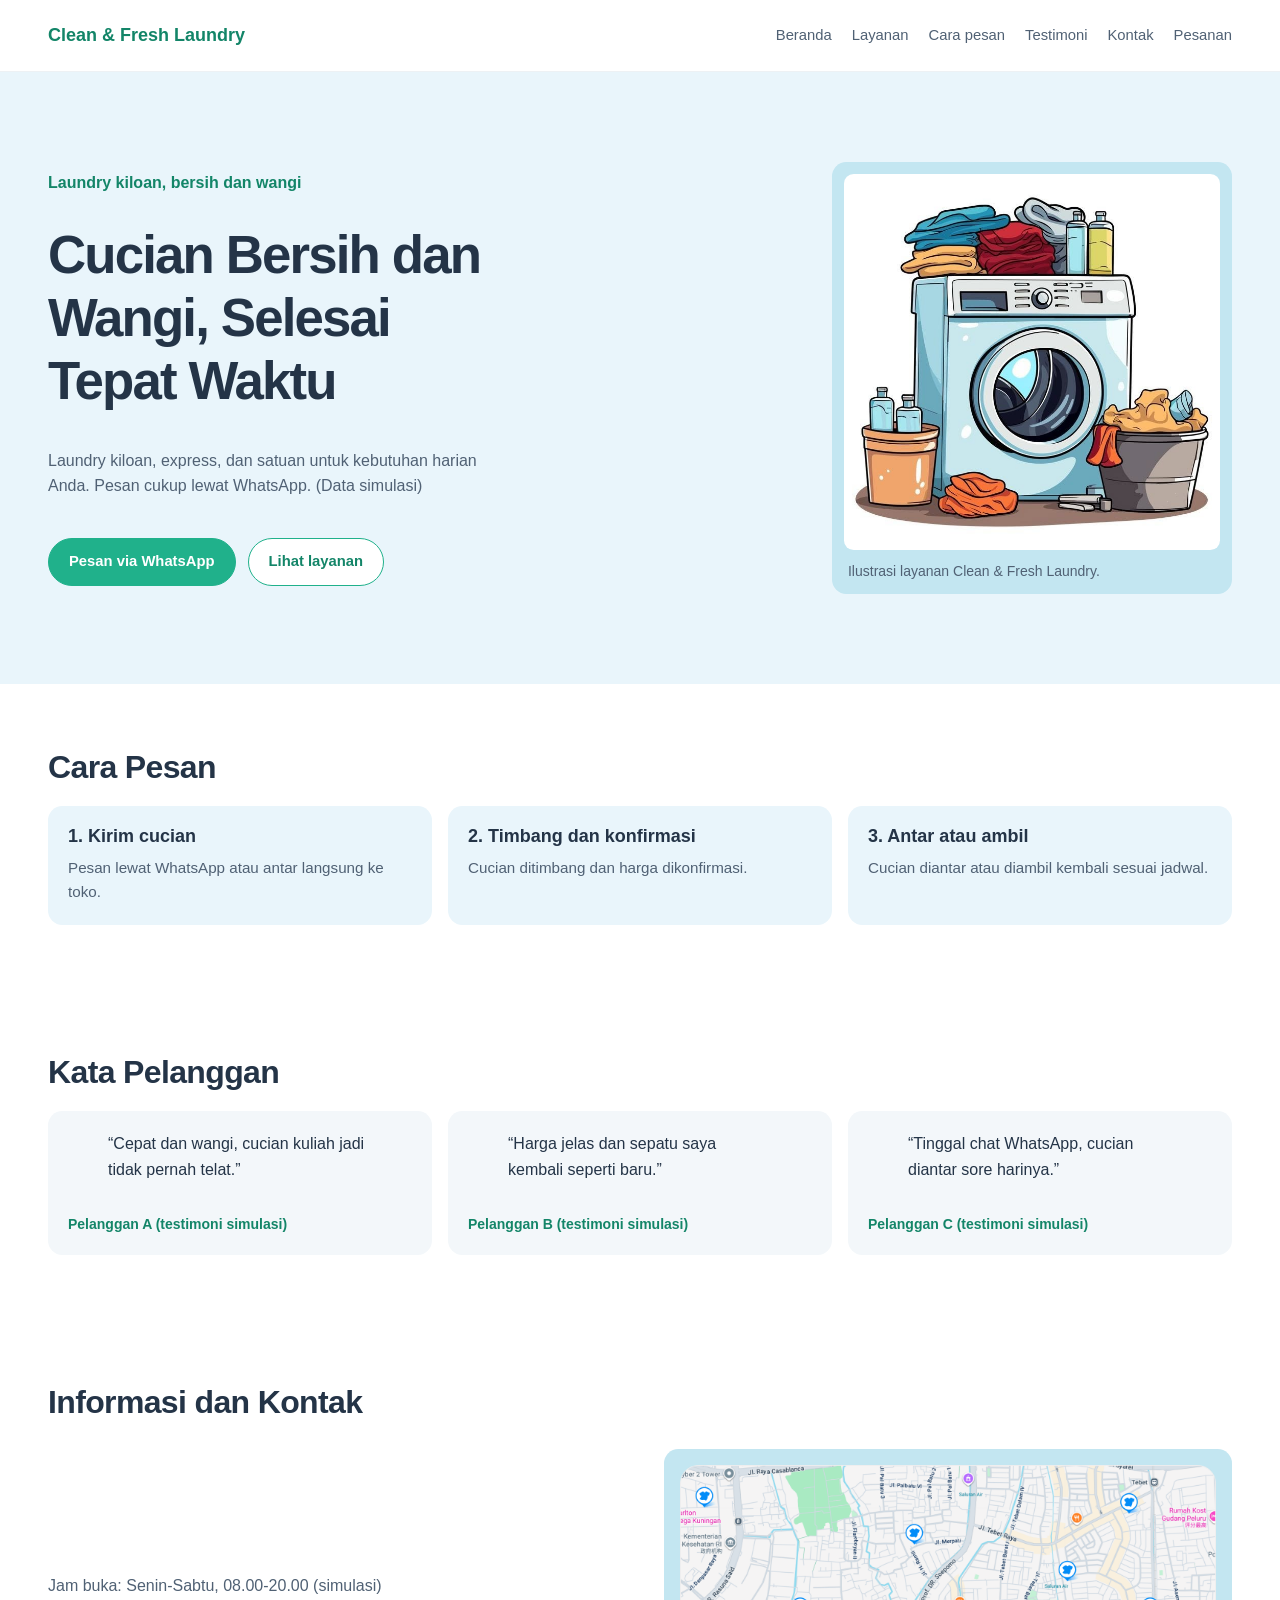
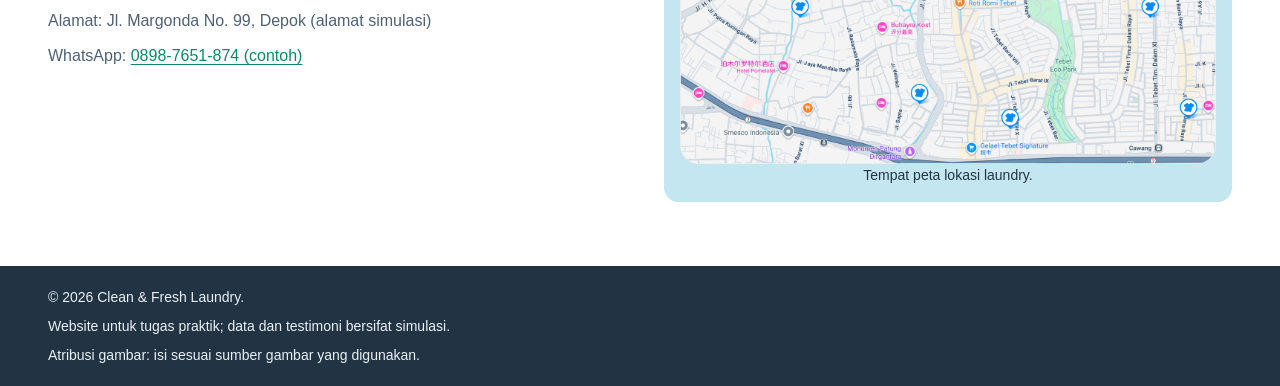
<file: index.html>
<!doctype html>
<html lang="id">
<head>
  <meta charset="utf-8">
  <meta name="viewport" content="width=device-width, initial-scale=1">
  <title>Clean &amp; Fresh Laundry | Beranda, Layanan, dan Pesanan</title>
  <meta name="description" content="Informasi layanan laundry, cara pemesanan,
    dan kontak Clean &amp; Fresh Laundry.">
  <link rel="icon" href="Assests/laundry-machine.png" type="image/png">
  <link rel="stylesheet" href="base.css">
  <link rel="stylesheet" href="components.css">
</head>
<body>
  <a class="skip-link" href="#konten">Lewati navigasi ke konten utama</a>

  <header>
    <a href="#beranda">Clean &amp; Fresh Laundry</a>
    <nav aria-label="Navigasi utama">
      <ul>
        <li><a href="index.html">Beranda</a></li>
        <li><a href="opsi.html">Layanan</a></li>
        <li><a href="#cara-pesan">Cara pesan</a></li>
        <li><a href="#testimoni">Testimoni</a></li>
        <li><a href="#kontak">Kontak</a></li>
        <li><a href="pesanan.html">Pesanan</a></li>
      </ul>
    </nav>
  </header>

  <main id="konten" tabindex="-1">
    <section id="beranda" aria-labelledby="judul-beranda">
      <p>Laundry kiloan, bersih dan wangi</p>
      <h1 id="judul-beranda">Cucian Bersih dan Wangi, Selesai Tepat Waktu</h1>
      <p>Laundry kiloan, express, dan satuan untuk kebutuhan harian Anda.
        Pesan cukup lewat WhatsApp. (Data simulasi)</p>
      <p>
        <a href="pesanan.html">Pesan via WhatsApp</a>
        <a href="opsi.html">Lihat layanan</a>
      </p>
      <figure>
        <img src="Assests/Fsan.jpg"
          alt="Ilustrasi mesin cuci, pakaian bersih, dan perlengkapan laundry"
          width="300" height="300">
        <figcaption>Ilustrasi layanan Clean &amp; Fresh Laundry.</figcaption>
      </figure>
    </section>

    <section id="cara-pesan" aria-labelledby="judul-cara-pesan">
      <h2 id="judul-cara-pesan">Cara Pesan</h2>
      <ol>
        <li>
          <h3>Kirim cucian</h3>
          <p>Pesan lewat WhatsApp atau antar langsung ke toko.</p>
        </li>
        <li>
          <h3>Timbang dan konfirmasi</h3>
          <p>Cucian ditimbang dan harga dikonfirmasi.</p>
        </li>
        <li>
          <h3>Antar atau ambil</h3>
          <p>Cucian diantar atau diambil kembali sesuai jadwal.</p>
        </li>
      </ol>
    </section>

    <section id="testimoni" aria-labelledby="judul-testimoni">
      <h2 id="judul-testimoni">Kata Pelanggan</h2>
      <figure>
        <blockquote>
          <p>“Cepat dan wangi, cucian kuliah jadi tidak pernah telat.”</p>
        </blockquote>
        <figcaption>Pelanggan A (testimoni simulasi)</figcaption>
      </figure>
      <figure>
        <blockquote>
          <p>“Harga jelas dan sepatu saya kembali seperti baru.”</p>
        </blockquote>
        <figcaption>Pelanggan B (testimoni simulasi)</figcaption>
      </figure>
      <figure>
        <blockquote>
          <p>“Tinggal chat WhatsApp, cucian diantar sore harinya.”</p>
        </blockquote>
        <figcaption>Pelanggan C (testimoni simulasi)</figcaption>
      </figure>
    </section>

    <section id="kontak" aria-labelledby="judul-kontak">
      <h2 id="judul-kontak">Informasi dan Kontak</h2>
      <address>
        <p>Jam buka: Senin-Sabtu, 08.00-20.00 (simulasi)</p>
        <p>Alamat: Jl. Margonda No. 99, Depok (alamat simulasi)</p>
        <p>WhatsApp: <a href="https://wa.me/628987651874">0898-7651-874 (contoh)</a></p>
      </address>
      <figure>
        <img src="Assests/map.png" alt="Peta lokasi laundry di sekitar kawasan Tebet" width="1444" height="804">
        <figcaption>Tempat peta lokasi laundry.</figcaption>
      </figure>
    </section>

  </main>

  <footer>
    <p>&copy; 2026 Clean &amp; Fresh Laundry.</p>
    <p>Website untuk tugas praktik; data dan testimoni bersifat simulasi.</p>
    <p>Atribusi gambar: isi sesuai sumber gambar yang digunakan.</p>
  </footer>
</body>
</html>
</file>
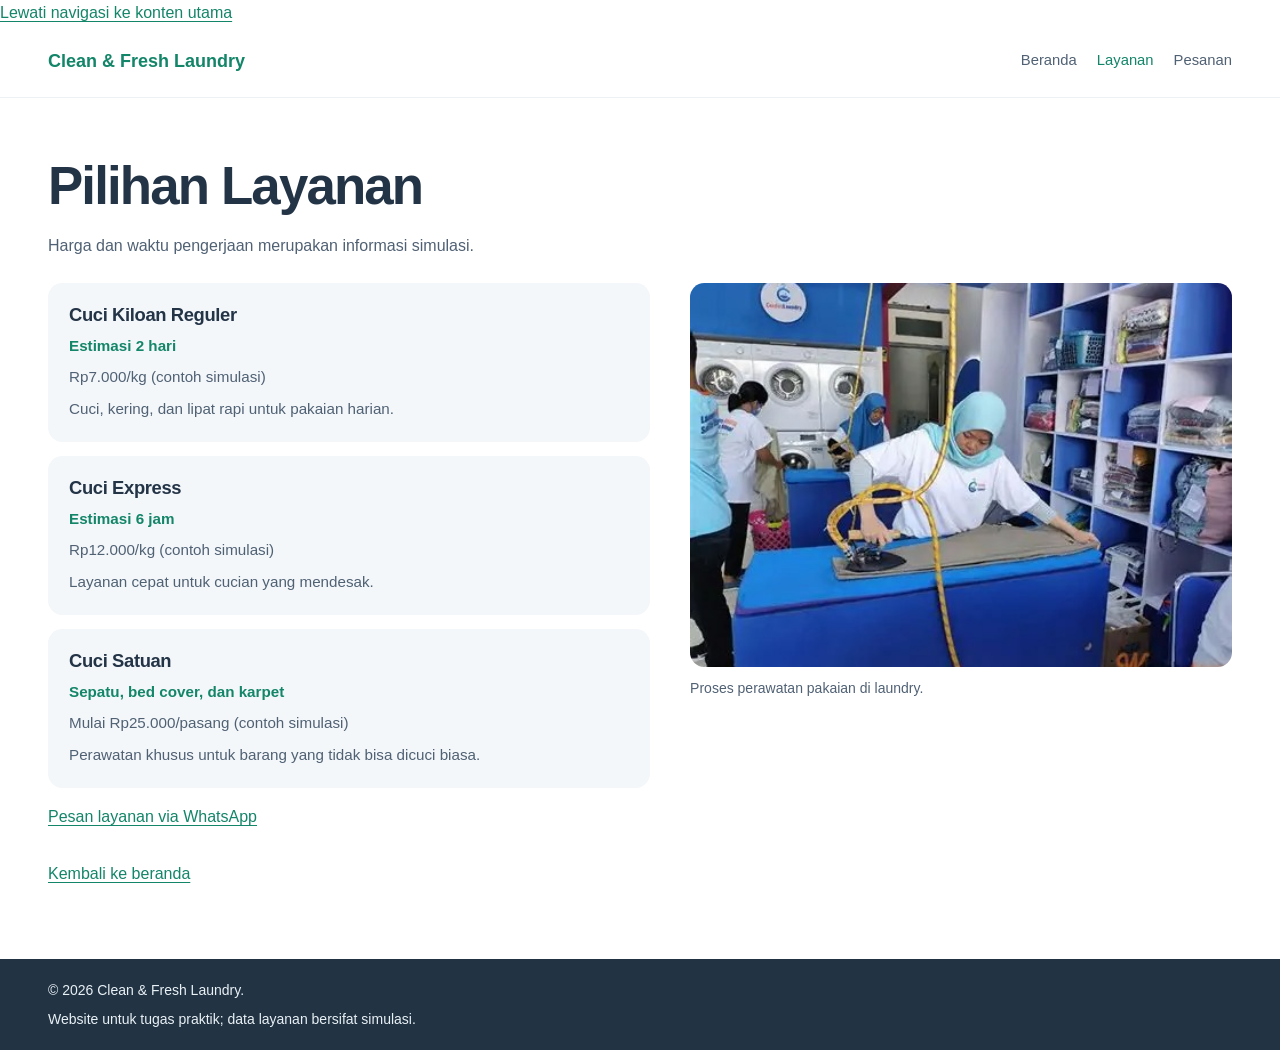
<file: opsi.html>
<!doctype html>
<html lang="id">
<head>
  <meta charset="utf-8">
  <meta name="viewport" content="width=device-width, initial-scale=1">
  <title>Clean &amp; Fresh Laundry | Pilihan Layanan</title>
  <meta name="description" content="Daftar layanan laundry dan informasi harga simulasi.">
  <link rel="icon" href="Assests/laundry-machine.png" type="image/png">
  <link rel="stylesheet" href="base.css">
  <link rel="stylesheet" href="components.css">
</head>
<body>
  <a href="#konten">Lewati navigasi ke konten utama</a>

  <header>
    <a href="index.html">Clean &amp; Fresh Laundry</a>
    <nav aria-label="Navigasi utama">
      <ul>
        <li><a href="index.html">Beranda</a></li>
        <li><a href="opsi.html" aria-current="page">Layanan</a></li>
        <li><a href="pesanan.html">Pesanan</a></li>
      </ul>
    </nav>
  </header>

  <main id="konten" tabindex="-1">
    <h1>Pilihan Layanan</h1>
    <p>Harga dan waktu pengerjaan merupakan informasi simulasi.</p>
    <figure>
      <img src="Assests/Netik.jpeg"
        alt="Petugas sedang menyetrika pakaian di ruang laundry"
        width="300" height="225">
      <figcaption>Proses perawatan pakaian di laundry.</figcaption>
    </figure>
    <ul>
      <li>
        <article>
          <h2>Cuci Kiloan Reguler</h2>
          <p>Estimasi 2 hari</p>
          <p>Rp7.000/kg (contoh simulasi)</p>
          <p>Cuci, kering, dan lipat rapi untuk pakaian harian.</p>
        </article>
      </li>
      <li>
        <article>
          <h2>Cuci Express</h2>
          <p>Estimasi 6 jam</p>
          <p>Rp12.000/kg (contoh simulasi)</p>
          <p>Layanan cepat untuk cucian yang mendesak.</p>
        </article>
      </li>
      <li>
        <article>
          <h2>Cuci Satuan</h2>
          <p>Sepatu, bed cover, dan karpet</p>
          <p>Mulai Rp25.000/pasang (contoh simulasi)</p>
          <p>Perawatan khusus untuk barang yang tidak bisa dicuci biasa.</p>
        </article>
      </li>
    </ul>
    <p><a href="pesanan.html">Pesan layanan via WhatsApp</a></p>
    <p><a href="index.html">Kembali ke beranda</a></p>
  </main>

  <footer>
    <p>&copy; 2026 Clean &amp; Fresh Laundry.</p>
    <p>Website untuk tugas praktik; data layanan bersifat simulasi.</p>
  </footer>
</body>
</html>
</file>
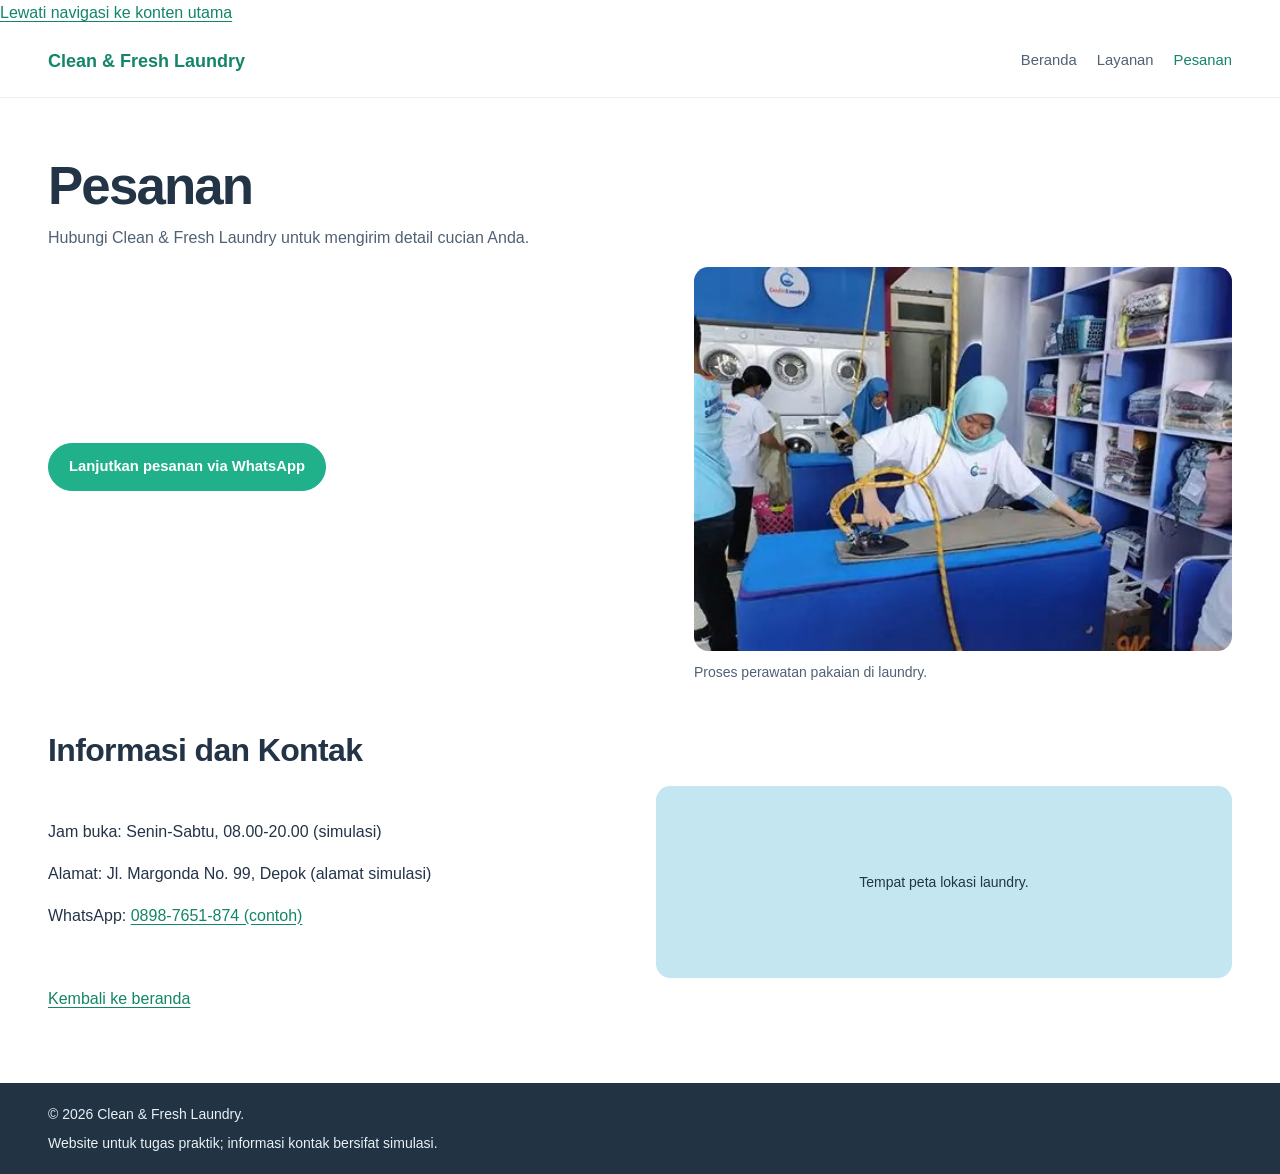
<file: pesanan.html>
<!doctype html>
<html lang="id">
<head>
  <meta charset="utf-8">
  <meta name="viewport" content="width=device-width, initial-scale=1">
  <title>Clean &amp; Fresh Laundry | Pesanan</title>
  <meta name="description" content="Informasi pemesanan Clean &amp; Fresh Laundry melalui WhatsApp.">
  <link rel="icon" href="Assests/laundry-machine.png" type="image/png">
  <link rel="stylesheet" href="base.css">
  <link rel="stylesheet" href="components.css">
</head>
<body>
  <a href="#konten">Lewati navigasi ke konten utama</a>

  <header>
    <a href="index.html">Clean &amp; Fresh Laundry</a>
    <nav aria-label="Navigasi utama">
      <ul>
        <li><a href="index.html">Beranda</a></li>
        <li><a href="opsi.html">Layanan</a></li>
        <li><a href="pesanan.html" aria-current="page">Pesanan</a></li>
      </ul>
    </nav>
  </header>

  <main id="konten" tabindex="-1">
    <h1>Pesanan</h1>
    <p>Hubungi Clean &amp; Fresh Laundry untuk mengirim detail cucian Anda.</p>
    <p><a href="https://wa.me/628987651874">Lanjutkan pesanan via WhatsApp</a></p>
    <figure>
      <img src="Assests/Netik.jpeg"
        alt="Petugas sedang menyetrika pakaian di ruang laundry"
        width="300" height="225">
      <figcaption>Proses perawatan pakaian di laundry.</figcaption>
    </figure>

    <section aria-labelledby="judul-kontak">
      <h2 id="judul-kontak">Informasi dan Kontak</h2>
      <address>
        <p>Jam buka: Senin-Sabtu, 08.00-20.00 (simulasi)</p>
        <p>Alamat: Jl. Margonda No. 99, Depok (alamat simulasi)</p>
        <p>WhatsApp: <a href="https://wa.me/628987651874">0898-7651-874 (contoh)</a></p>
      </address>
      <figure>
        <figcaption>Tempat peta lokasi laundry.</figcaption>
      </figure>
    </section>

    <p><a href="index.html">Kembali ke beranda</a></p>
  </main>

  <footer>
    <p>&copy; 2026 Clean &amp; Fresh Laundry.</p>
    <p>Website untuk tugas praktik; informasi kontak bersifat simulasi.</p>
  </footer>
</body>
</html>
</file>
<file: base.css>
:root {
  color-scheme: light;
  --color-text: #243447;
  --color-muted: #506174;
  --color-background: #ffffff;
  --color-brand: #20b18b;
  --color-brand-dark: #138568;
  --color-soft: #e9f5fb;
  --color-card: #f3f7fa;
  --color-border: #c8dce5;
  --color-focus: #0878d1;
  --radius: 0.9rem;
  --content-width: 74rem;
}

* {
  box-sizing: border-box;
}

html {
  scroll-behavior: smooth;
}

body {
  min-width: 320px;
  margin: 0;
  color: var(--color-text);
  background: var(--color-background);
  font-family: Arial, Helvetica, sans-serif;
  line-height: 1.6;
  overflow-wrap: break-word;
}

h1,
h2,
h3,
p,
figure,
blockquote {
  margin-top: 0;
}

h1,
h2,
h3 {
  line-height: 1.2;
}

h1 {
  margin-bottom: 1rem;
  font-size: clamp(2rem, 5vw, 3.3rem);
  letter-spacing: -0.035em;
}

h2 {
  margin-bottom: 1.25rem;
  font-size: clamp(1.5rem, 3vw, 2rem);
  letter-spacing: -0.02em;
}

h3 {
  margin-bottom: 0.5rem;
  font-size: 1.125rem;
}

p {
  margin-bottom: 1rem;
}

img {
  display: block;
  max-width: 100%;
  height: auto;
}

a {
  color: var(--color-brand-dark);
  text-underline-offset: 0.2em;
}

a:focus-visible {
  outline: 3px solid var(--color-focus);
  outline-offset: 4px;
}

address {
  font-style: normal;
}

main,
section[id] {
  scroll-margin-top: 1rem;
}

figure {
  margin-inline: 0;
}

figcaption {
  margin-top: 0.65rem;
  color: var(--color-muted);
  font-size: 0.875rem;
}

.container {
  width: min(100% - 2rem, var(--content-width));
  margin-inline: auto;
}

.section {
  padding-block: clamp(2.5rem, 6vw, 4.5rem);
}

.skip-link {
  position: absolute;
  top: 0.5rem;
  left: 0.5rem;
  z-index: 10;
  padding: 0.75rem 1rem;
  color: #ffffff;
  background: var(--color-text);
  border-radius: 0.4rem;
  transform: translateY(-200%);
}

.skip-link:focus {
  transform: translateY(0);
}

@media (prefers-reduced-motion: reduce) {
  html {
    scroll-behavior: auto;
  }
}
</file>
<file: components.css>
header {
  position: relative;
  z-index: 1;
  display: flex;
  flex-wrap: wrap;
  align-items: center;
  justify-content: space-between;
  gap: 0.5rem 1.5rem;
  min-height: 4.5rem;
  padding: 0.75rem max(1.25rem, calc((100% - var(--content-width)) / 2));
  background: var(--color-background);
  border-bottom: 1px solid #edf1f4;
}

header > a {
  color: var(--color-brand-dark);
  font-size: 1.125rem;
  font-weight: 700;
  text-decoration: none;
}

header nav ul {
  display: flex;
  flex-wrap: wrap;
  align-items: center;
  gap: 0.25rem 1.25rem;
  padding: 0;
  margin: 0;
  list-style: none;
}

header nav a {
  display: inline-flex;
  align-items: center;
  min-height: 44px;
  color: var(--color-muted);
  font-size: 0.925rem;
  text-decoration: none;
}

header nav a:hover,
header nav a[aria-current="page"] {
  color: var(--color-brand-dark);
}

main:has(> #beranda) {
  width: 100%;
}

#beranda {
  display: grid;
  grid-template-columns: minmax(0, 1.05fr) minmax(16rem, 0.95fr);
  align-items: center;
  gap: 0.15rem 3.5rem;
  padding: clamp(3rem, 7vw, 5.75rem) max(1.25rem, calc((100% - var(--content-width)) / 2));
  background: var(--color-soft);
}

#beranda > p:first-child {
  grid-column: 1;
  grid-row: 1;
  margin-bottom: 0.5rem;
  color: var(--color-brand-dark);
  font-weight: 700;
}

#beranda h1 {
  grid-column: 1;
  grid-row: 2;
  max-width: 15ch;
}

#beranda > p:nth-of-type(2) {
  grid-column: 1;
  grid-row: 3;
  max-width: 52ch;
  margin-bottom: 1.25rem;
  color: var(--color-muted);
}

#beranda > p:nth-of-type(3) {
  display: flex;
  flex-wrap: wrap;
  gap: 0.75rem;
  grid-column: 1;
  grid-row: 4;
  margin-bottom: 0;
}

#beranda > p:nth-of-type(3) a,
main > p > a[href^="https://wa.me"] {
  display: inline-flex;
  align-items: center;
  justify-content: center;
  min-height: 44px;
  padding: 0.7rem 1.25rem;
  color: #ffffff;
  background: var(--color-brand);
  border: 1px solid var(--color-brand);
  border-radius: 999px;
  font-size: 0.925rem;
  font-weight: 700;
  text-align: center;
  text-decoration: none;
  transition: background-color 160ms ease, border-color 160ms ease, transform 160ms ease;
}

#beranda > p:nth-of-type(3) a:hover,
main > p > a[href^="https://wa.me"]:hover {
  background: var(--color-brand-dark);
  border-color: var(--color-brand-dark);
  transform: translateY(-1px);
}

#beranda > p:nth-of-type(3) a + a {
  color: var(--color-brand-dark);
  background: #ffffff;
}

#beranda > p:nth-of-type(3) a + a:hover {
  color: #ffffff;
  background: var(--color-brand-dark);
}

#beranda figure {
  grid-column: 2;
  grid-row: 1 / span 4;
  justify-self: end;
  width: min(100%, 25rem);
  padding: 0.75rem;
  margin: 0;
  background: #c3e6f1;
  border-radius: var(--radius);
}

#beranda figure img {
  width: 100%;
  aspect-ratio: 1;
  object-fit: cover;
  border-radius: calc(var(--radius) - 0.3rem);
}

#beranda figcaption {
  padding-inline: 0.25rem;
}

#cara-pesan,
#testimoni,
#kontak {
  padding: clamp(2.75rem, 5vw, 4rem) max(1.25rem, calc((100% - var(--content-width)) / 2));
}

#cara-pesan h2,
#testimoni h2,
#kontak h2 {
  grid-column: 1 / -1;
}

#cara-pesan ol {
  display: grid;
  grid-template-columns: repeat(3, minmax(0, 1fr));
  gap: 1rem;
  padding: 0;
  margin: 0;
  list-style: none;
  counter-reset: order-step;
}

#cara-pesan li {
  min-width: 0;
  padding: 1.25rem;
  background: var(--color-soft);
  border-radius: var(--radius);
  counter-increment: order-step;
}

#cara-pesan li h3::before {
  content: counter(order-step) ". ";
}

#cara-pesan li p {
  margin-bottom: 0;
  color: var(--color-muted);
  font-size: 0.95rem;
}

#testimoni {
  display: grid;
  grid-template-columns: repeat(3, minmax(0, 1fr));
  gap: 1rem;
}

#testimoni h2 {
  margin-bottom: 0.25rem;
}

#testimoni figure {
  display: flex;
  flex-direction: column;
  min-width: 0;
  min-height: 9rem;
  padding: 1.25rem;
  margin: 0;
  background: var(--color-card);
  border-radius: var(--radius);
}

#testimoni blockquote {
  margin-bottom: 1rem;
}

#testimoni blockquote p {
  margin-bottom: 0;
}

#testimoni figcaption {
  margin-top: auto;
  color: var(--color-brand-dark);
  font-size: 0.875rem;
  font-weight: 700;
}

#kontak {
  display: grid;
  grid-template-columns: repeat(2, minmax(0, 1fr));
  align-items: center;
  gap: 0.5rem 3rem;
  background: #ffffff;
}

#kontak address {
  grid-column: 1;
}

#kontak address p {
  margin-bottom: 0.6rem;
  color: var(--color-muted);
}

#kontak figure {
  display: grid;
  grid-column: 2;
  grid-row: 2;
  place-items: center;
  min-height: 12rem;
  padding: 1rem;
  margin: 0;
  background: #c3e6f1;
  border-radius: var(--radius);
  text-align: center;
}

#kontak figcaption {
  margin: 0;
  color: var(--color-text);
}

main:not(:has(> #beranda)) {
  width: min(100% - 2rem, var(--content-width));
  margin-inline: auto;
  padding-block: clamp(2rem, 5vw, 3.5rem);
}

main:has(> ul) {
  display: grid;
  grid-template-columns: minmax(0, 1fr) minmax(16rem, 0.9fr);
  align-items: start;
  gap: 1rem 2.5rem;
}

main:has(> ul) > h1,
main:has(> ul) > h1 + p,
main:has(> ul) > p:has(a),
main:has(> ul) > p:last-child {
  grid-column: 1 / -1;
}

main:has(> ul) > h1 {
  margin-bottom: 0;
}

main:has(> ul) > h1 + p {
  margin-bottom: 0.5rem;
  color: var(--color-muted);
}

main:has(> ul) > figure {
  grid-column: 2;
  grid-row: 3;
  margin: 0;
}

main:has(> ul) > figure img,
main:has(> figure img) > figure img {
  width: 100%;
  max-height: 24rem;
  object-fit: cover;
  border-radius: var(--radius);
}

main > ul {
  display: grid;
  gap: 0.85rem;
  grid-column: 1;
  grid-row: 3;
  padding: 0;
  margin: 0;
  list-style: none;
}

main > ul li {
  min-width: 0;
}

main > ul article {
  height: 100%;
  padding: 1.25rem;
  background: var(--color-card);
  border: 1px solid transparent;
  border-radius: var(--radius);
}

main > ul article h2 {
  margin-bottom: 0.5rem;
  font-size: 1.15rem;
}

main > ul article p {
  margin-bottom: 0.45rem;
  color: var(--color-muted);
  font-size: 0.95rem;
}

main > ul article p:last-child {
  margin-bottom: 0;
}

main > ul article p:nth-of-type(1) {
  color: var(--color-brand-dark);
  font-weight: 700;
}

main:has(> p > a[href^="https://wa.me"]) {
  display: grid;
  grid-template-columns: minmax(0, 1fr) minmax(16rem, 0.9fr);
  align-items: center;
  gap: 0.5rem 3rem;
}

main:has(> p > a[href^="https://wa.me"]) > h1,
main:has(> p > a[href^="https://wa.me"]) > p:nth-of-type(1),
main:has(> p > a[href^="https://wa.me"]) > section,
main:has(> p > a[href^="https://wa.me"]) > p:last-child {
  grid-column: 1 / -1;
}

main:has(> p > a[href^="https://wa.me"]) > h1 {
  margin-bottom: 0;
}

main:has(> p > a[href^="https://wa.me"]) > p:nth-of-type(1) {
  margin-bottom: 0.5rem;
  color: var(--color-muted);
}

main:has(> p > a[href^="https://wa.me"]) > p:nth-of-type(2) {
  grid-column: 1;
  grid-row: 3;
}

main:has(> p > a[href^="https://wa.me"]) > figure {
  grid-column: 2;
  grid-row: 3;
  margin: 0;
}

main:has(> p > a[href^="https://wa.me"]) > section {
  display: grid;
  grid-template-columns: repeat(2, minmax(0, 1fr));
  align-items: center;
  gap: 1rem 2rem;
  padding: 2.5rem 0 0;
}

main:has(> p > a[href^="https://wa.me"]) > section h2 {
  grid-column: 1 / -1;
  margin-bottom: 0;
}

main:has(> p > a[href^="https://wa.me"]) > section address {
  grid-column: 1;
}

main:has(> p > a[href^="https://wa.me"]) > section figure {
  display: grid;
  grid-column: 2;
  grid-row: 2;
  place-items: center;
  min-height: 12rem;
  padding: 1rem;
  margin: 0;
  background: #c3e6f1;
  border-radius: var(--radius);
  text-align: center;
}

main:has(> p > a[href^="https://wa.me"]) > section figure figcaption {
  margin: 0;
  color: var(--color-text);
}

footer {
  padding: 1.25rem max(1.25rem, calc((100% - var(--content-width)) / 2));
  color: #e9f1f5;
  background: #223344;
  font-size: 0.875rem;
}

footer p {
  margin-bottom: 0.4rem;
}

footer p:last-child {
  margin-bottom: 0;
}

.site-header {
  border-bottom: 1px solid var(--color-border);
}

.site-header__inner {
  display: flex;
  flex-wrap: wrap;
  align-items: center;
  justify-content: space-between;
  gap: 1rem;
  padding-block: 1rem;
}

.brand {
  color: var(--color-brand-dark);
  font-size: 1.15rem;
  font-weight: 700;
  text-decoration: none;
}

.nav-list {
  display: flex;
  flex-wrap: wrap;
  gap: 0.25rem 1rem;
  padding: 0;
  margin: 0;
  list-style: none;
}

.nav-list a {
  display: inline-flex;
  align-items: center;
  min-height: 44px;
  padding-inline: 0.25rem;
}

.hero {
  background: var(--color-soft);
}

.hero__grid {
  display: grid;
  gap: 2rem;
  align-items: center;
}

.hero__grid > * {
  min-width: 0;
}

.eyebrow {
  color: var(--color-brand-dark);
  font-weight: 700;
}

.hero__image {
  width: 100%;
  border-radius: var(--radius);
}

.button {
  display: inline-flex;
  align-items: center;
  justify-content: center;
  min-height: 44px;
  padding: 0.75rem 1rem;
  color: #ffffff;
  background: var(--color-brand);
  border-radius: 999px;
  font-weight: 700;
  text-decoration: none;
}

.button:hover {
  background: var(--color-brand-dark);
}

.product-grid {
  display: grid;
  gap: 1rem;
  margin-top: 1.5rem;
}

.product-card {
  padding: 1.5rem;
  background: var(--color-card);
  border: 1px solid var(--color-border);
  border-radius: var(--radius);
}

.product-card h3 {
  margin-top: 0;
}

.product-card__price {
  color: var(--color-brand-dark);
  font-weight: 700;
}

.contact {
  background: var(--color-soft);
}

.notice {
  max-width: 65ch;
  font-size: 0.95rem;
}

.site-footer {
  padding-block: 1rem;
  border-top: 1px solid var(--color-border);
}

@media (min-width: 48rem) {
  .hero__grid {
    grid-template-columns: repeat(2, minmax(0, 1fr));
  }

  .product-grid {
    grid-template-columns: repeat(3, minmax(0, 1fr));
  }
}

@media (max-width: 47.99rem) {
  header {
    align-items: flex-start;
    flex-direction: column;
    gap: 0.25rem;
    padding-inline: 1.25rem;
  }

  header nav,
  header nav ul {
    width: 100%;
  }

  header nav ul {
    column-gap: 0.75rem;
  }

  header nav a {
    font-size: 0.875rem;
  }

  #beranda {
    grid-template-columns: minmax(0, 1fr);
    gap: 0;
    padding-inline: 1.25rem;
  }

  #beranda > p:first-child,
  #beranda h1,
  #beranda > p:nth-of-type(2),
  #beranda > p:nth-of-type(3),
  #beranda figure {
    grid-column: 1;
    grid-row: auto;
  }

  #beranda h1 {
    max-width: 16ch;
  }

  #beranda figure {
    justify-self: stretch;
    width: 100%;
    margin-top: 1.25rem;
  }

  #cara-pesan,
  #testimoni,
  #kontak {
    padding-inline: 1.25rem;
  }

  #cara-pesan ol,
  #testimoni {
    grid-template-columns: minmax(0, 1fr);
  }

  #kontak {
    grid-template-columns: minmax(0, 1fr);
  }

  #kontak h2,
  #kontak address,
  #kontak figure {
    grid-column: 1;
    grid-row: auto;
  }

  main:has(> ul),
  main:has(> p > a[href^="https://wa.me"]) {
    grid-template-columns: minmax(0, 1fr);
    gap: 0.75rem;
  }

  main:has(> ul) > h1,
  main:has(> ul) > h1 + p,
  main:has(> ul) > p:has(a),
  main:has(> ul) > p:last-child,
  main:has(> ul) > figure,
  main > ul,
  main:has(> p > a[href^="https://wa.me"]) > h1,
  main:has(> p > a[href^="https://wa.me"]) > p,
  main:has(> p > a[href^="https://wa.me"]) > figure,
  main:has(> p > a[href^="https://wa.me"]) > section,
  main:has(> p > a[href^="https://wa.me"]) > section h2,
  main:has(> p > a[href^="https://wa.me"]) > section address,
  main:has(> p > a[href^="https://wa.me"]) > section figure {
    grid-column: 1;
    grid-row: auto;
  }

  main:has(> ul) > figure {
    margin-block: 0.5rem;
  }

  main:has(> p > a[href^="https://wa.me"]) > section {
    grid-template-columns: minmax(0, 1fr);
    gap: 1rem;
    padding-top: 1.5rem;
  }

  main:has(> p > a[href^="https://wa.me"]) > section figure {
    grid-row: auto;
  }

  footer {
    padding-inline: 1.25rem;
  }
}
</file>
